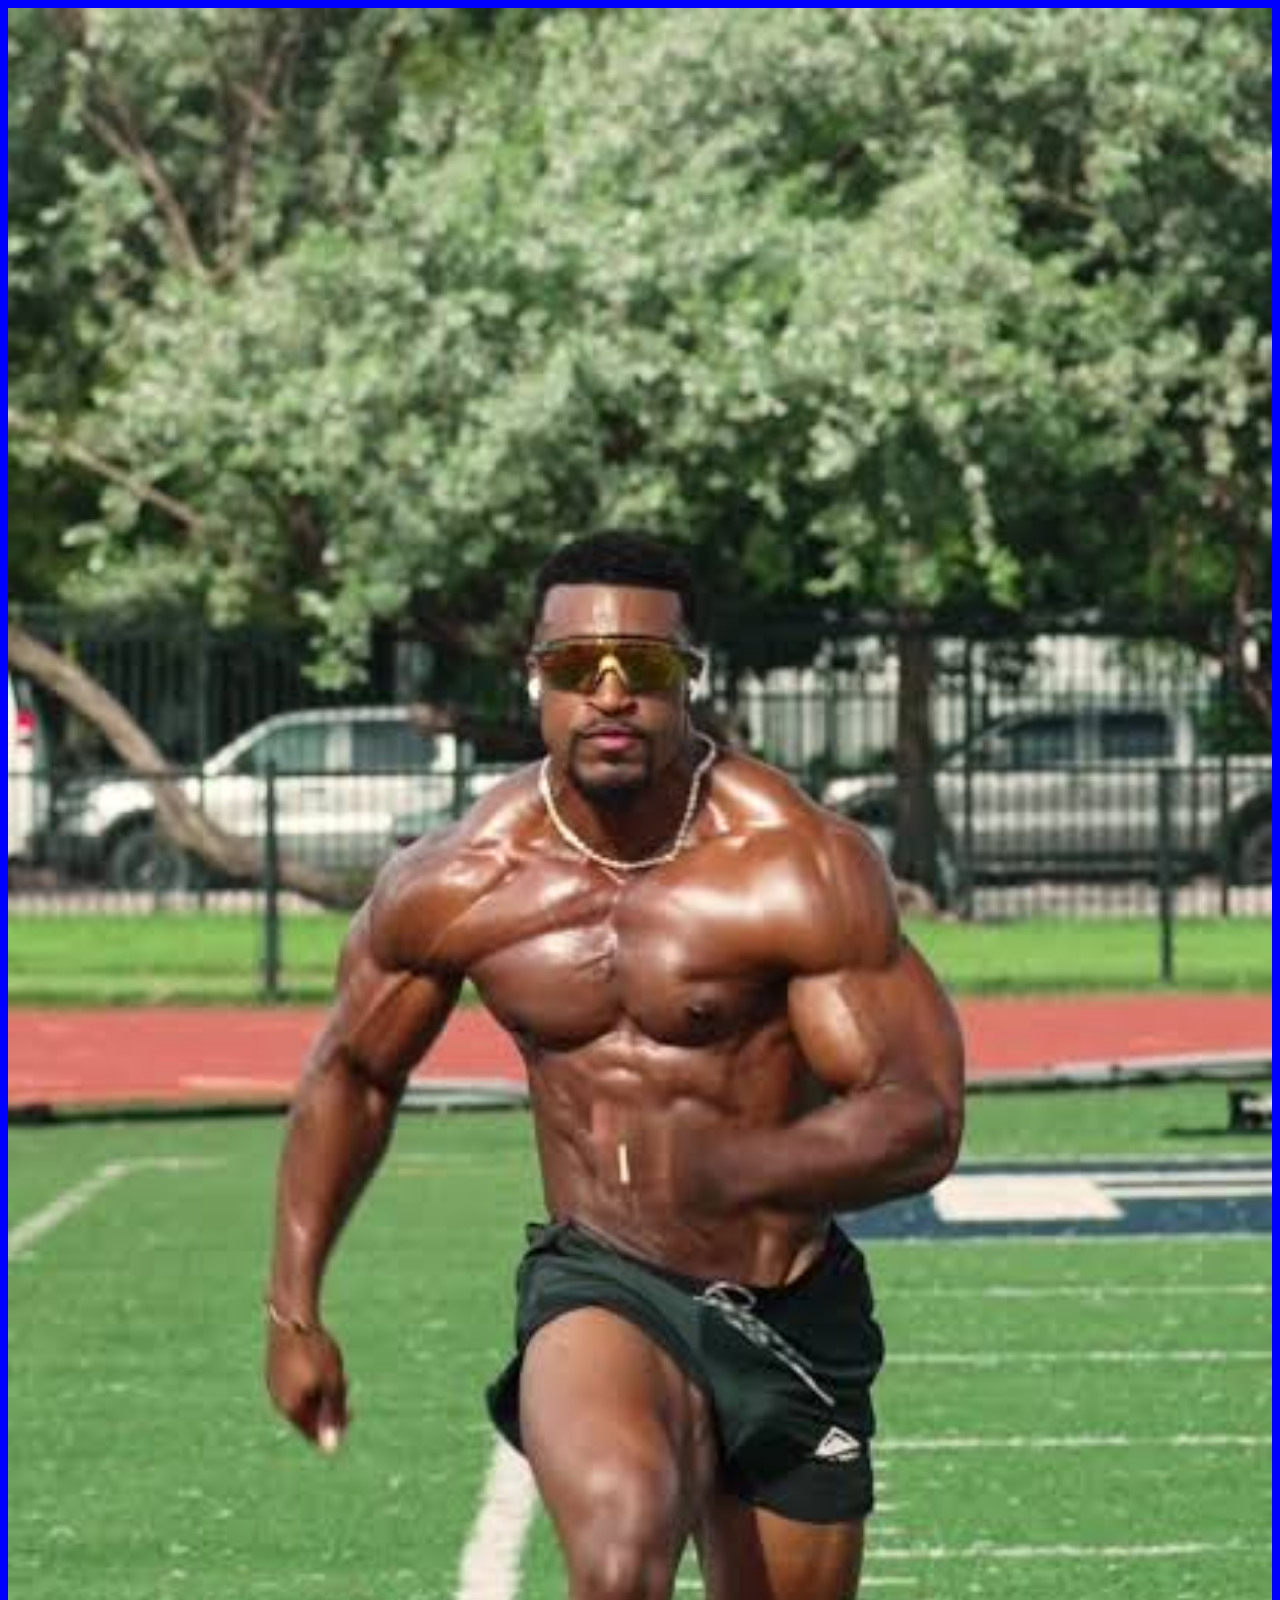
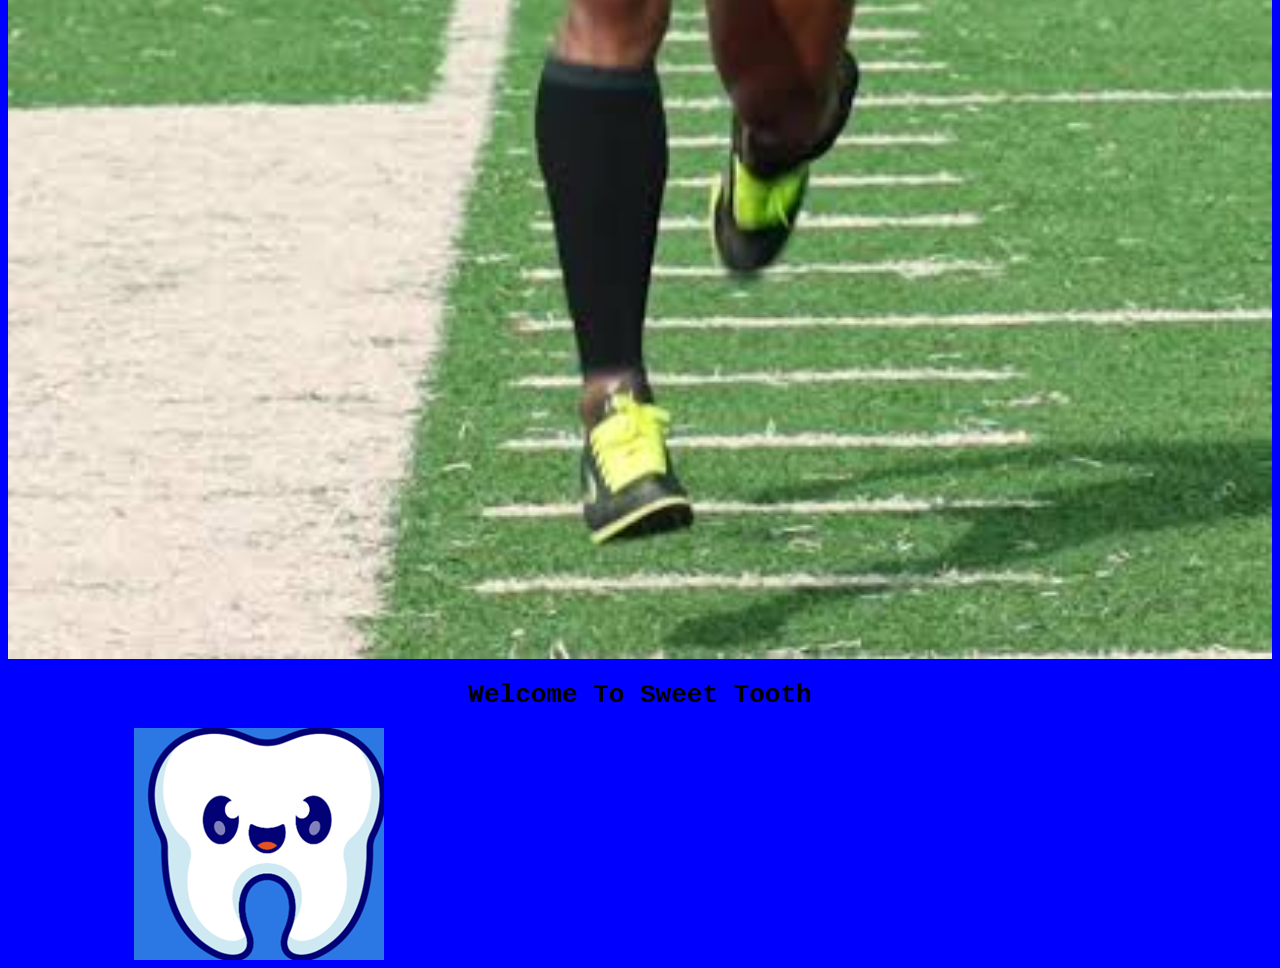
<file: index.html>
<!DOCTYPE html>
<html lang="en">
<head>
    <meta charset="UTF-8">
    <meta name="viewport" content="width=device-width, initial-scale=1.0">
    <title>Document</title>
    <link rel = "stylesheet" href = "style.css">
</head>
<body class = "body">
    <img src = "manRunning.jpg" class = "running">
    <h1 class = "text">Welcome To Sweet Tooth</h1>
    <div class = "welcomeTooth">
    <img src = "tooth.png">
    </div>

    <script>
    setTimeout(function() {
        window.location.href = "about.html";
    }, 3000);
</file>
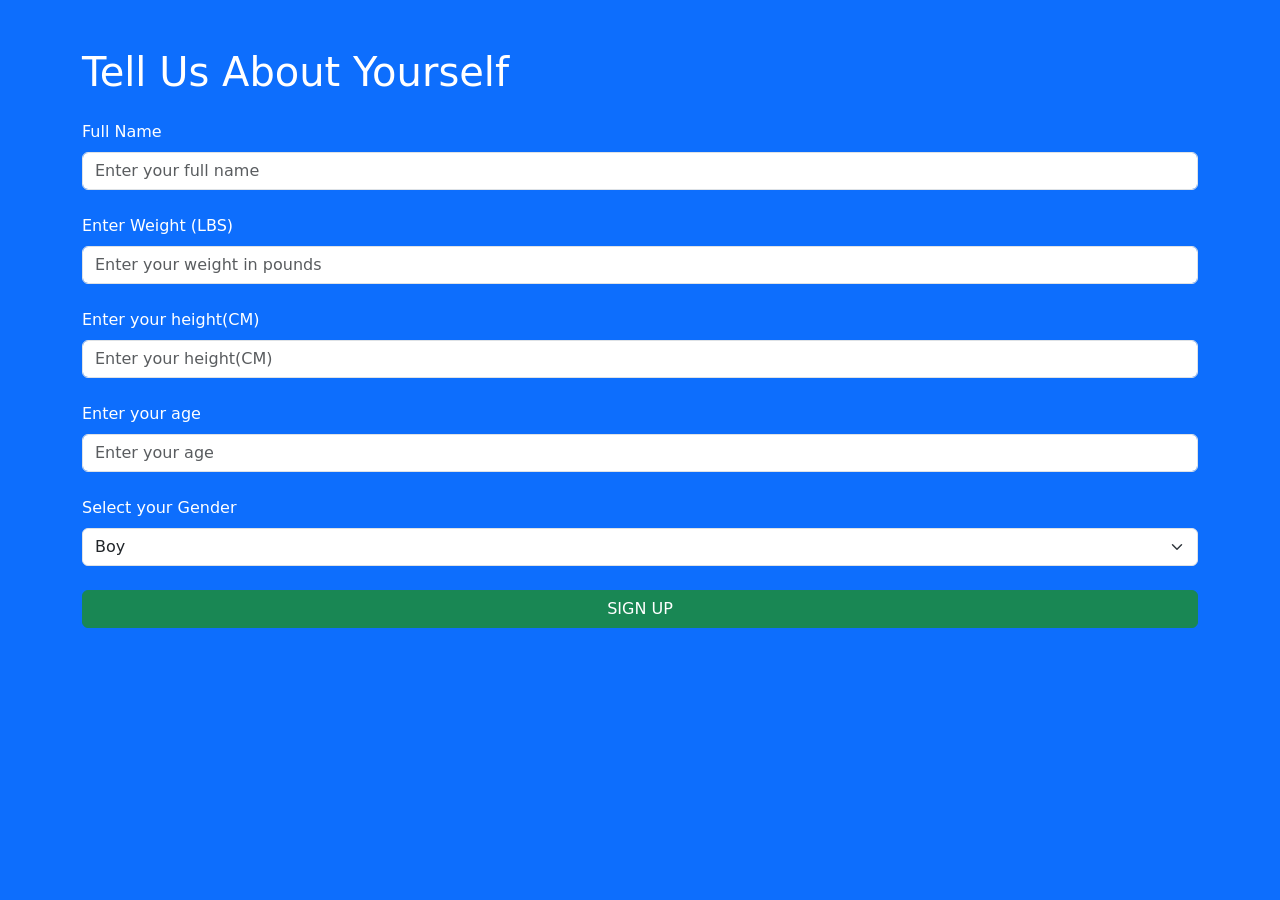
<file: about.html>
<!DOCTYPE html>
<html lang="en">
<head>
    <meta charset="UTF-8">
    <meta name="viewport" content="width=device-width, initial-scale=1.0">
    <title>About</title>

    <!-- Bootstrap CSS -->
    <link href="https://cdn.jsdelivr.net/npm/bootstrap@5.3.7/dist/css/bootstrap.min.css" rel="stylesheet">

    <!-- Your custom CSS -->
    <link rel="stylesheet" href="style.css">
</head>

<body class="bg-primary text-white">

    <div class="container mt-5">

        <h1 class="mb-4">Tell Us About Yourself</h1>
    
        <form>
    
                <!--Where user can enter their name-->
                <label for="name" class="form-label">Full Name</label>
                <input
                    type="text"
                    class="form-control mb-4"
                    id="name"
                    name="name"
                    placeholder="Enter your full name">
    

                <!--Where user can enter their weight-->
                <label for="weight" class="form-label">Enter Weight (LBS)</label>
                <input
                    type="text"
                    class="form-control mb-4"
                    id="weight"
                    name="weight"
                    placeholder="Enter your weight in pounds">
    


                <!--Where user can enter their height-->
                <label for="height" class="form-label">Enter your height(CM)</label>
                <input
                    type="text"
                    class="form-control mb-4"
                    id="height"
                    name="height"
                    placeholder="Enter your height(CM)">
                    
                
                    
                <!--Where user can enter their age-->
                <label for="age" class="form-label">Enter your age</label>
                <input
                    type="text"
                    class="form-control mb-4"
                    id="age"
                    name="age"
                    placeholder="Enter your age"> 


                <!--Where user can enter their gender-->
                <label for="age" class="form-label">Select your Gender</label>
                <select id="gender" name="gender" class = "form-select mb-4">
                    <option value="boy">Boy</option>
                    <option value="girl">Girl</option>
                </select>
          
                <button type = "button" class = "btn btn-success container-lg">SIGN UP</button>
        </form>
    
    </div>
        



    <!-- Bootstrap JavaScript -->
    <script src="https://cdn.jsdelivr.net/npm/bootstrap@5.3.7/dist/js/bootstrap.bundle.min.js"></script>

</body>
</html>
</file>
<file: style.css>
.running{
    width: 100%;
    height:75%;
}

.body{
    background-color:blue;
}

.text{
    color:black;
    text-align: center;
    font-family: monospace;
}


.welcomeTooth{
    display:flex;
    justify-content:left;
    padding-left: 10%;
}

.blueBody{

    background-color: blue;
}

#label{
    text-align:center;
    color:white;

}
</file>
